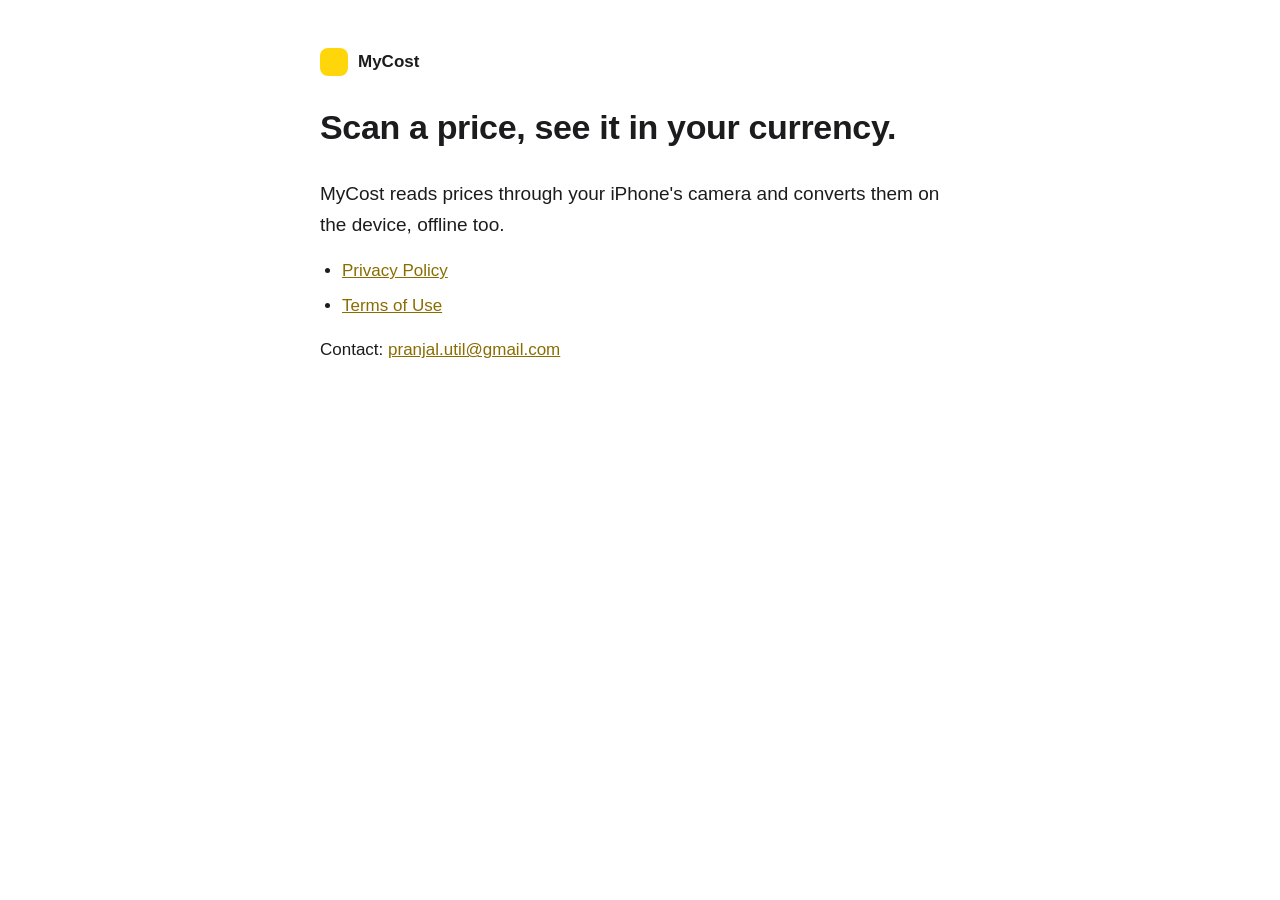
<file: index.html>
<!doctype html>
<html lang="en">
<head>
<meta charset="utf-8">
<meta name="viewport" content="width=device-width, initial-scale=1">
<title>MyCost</title>
<meta name="description" content="MyCost: scan a price, see it in your currency.">
<link rel="stylesheet" href="style.css">
</head>
<body>
<main>
<header>
  <span class="brand"><i></i>MyCost</span>
  <h1>Scan a price, see it in your currency.</h1>
</header>
<p class="lede">MyCost reads prices through your iPhone's camera and converts them on the device, offline too.</p>
<ul>
  <li><a href="privacy.html">Privacy Policy</a></li>
  <li><a href="terms.html">Terms of Use</a></li>
</ul>
<p>Contact: <a href="mailto:pranjal.util@gmail.com">pranjal.util@gmail.com</a></p>
</main>
</body>
</html>
</file>
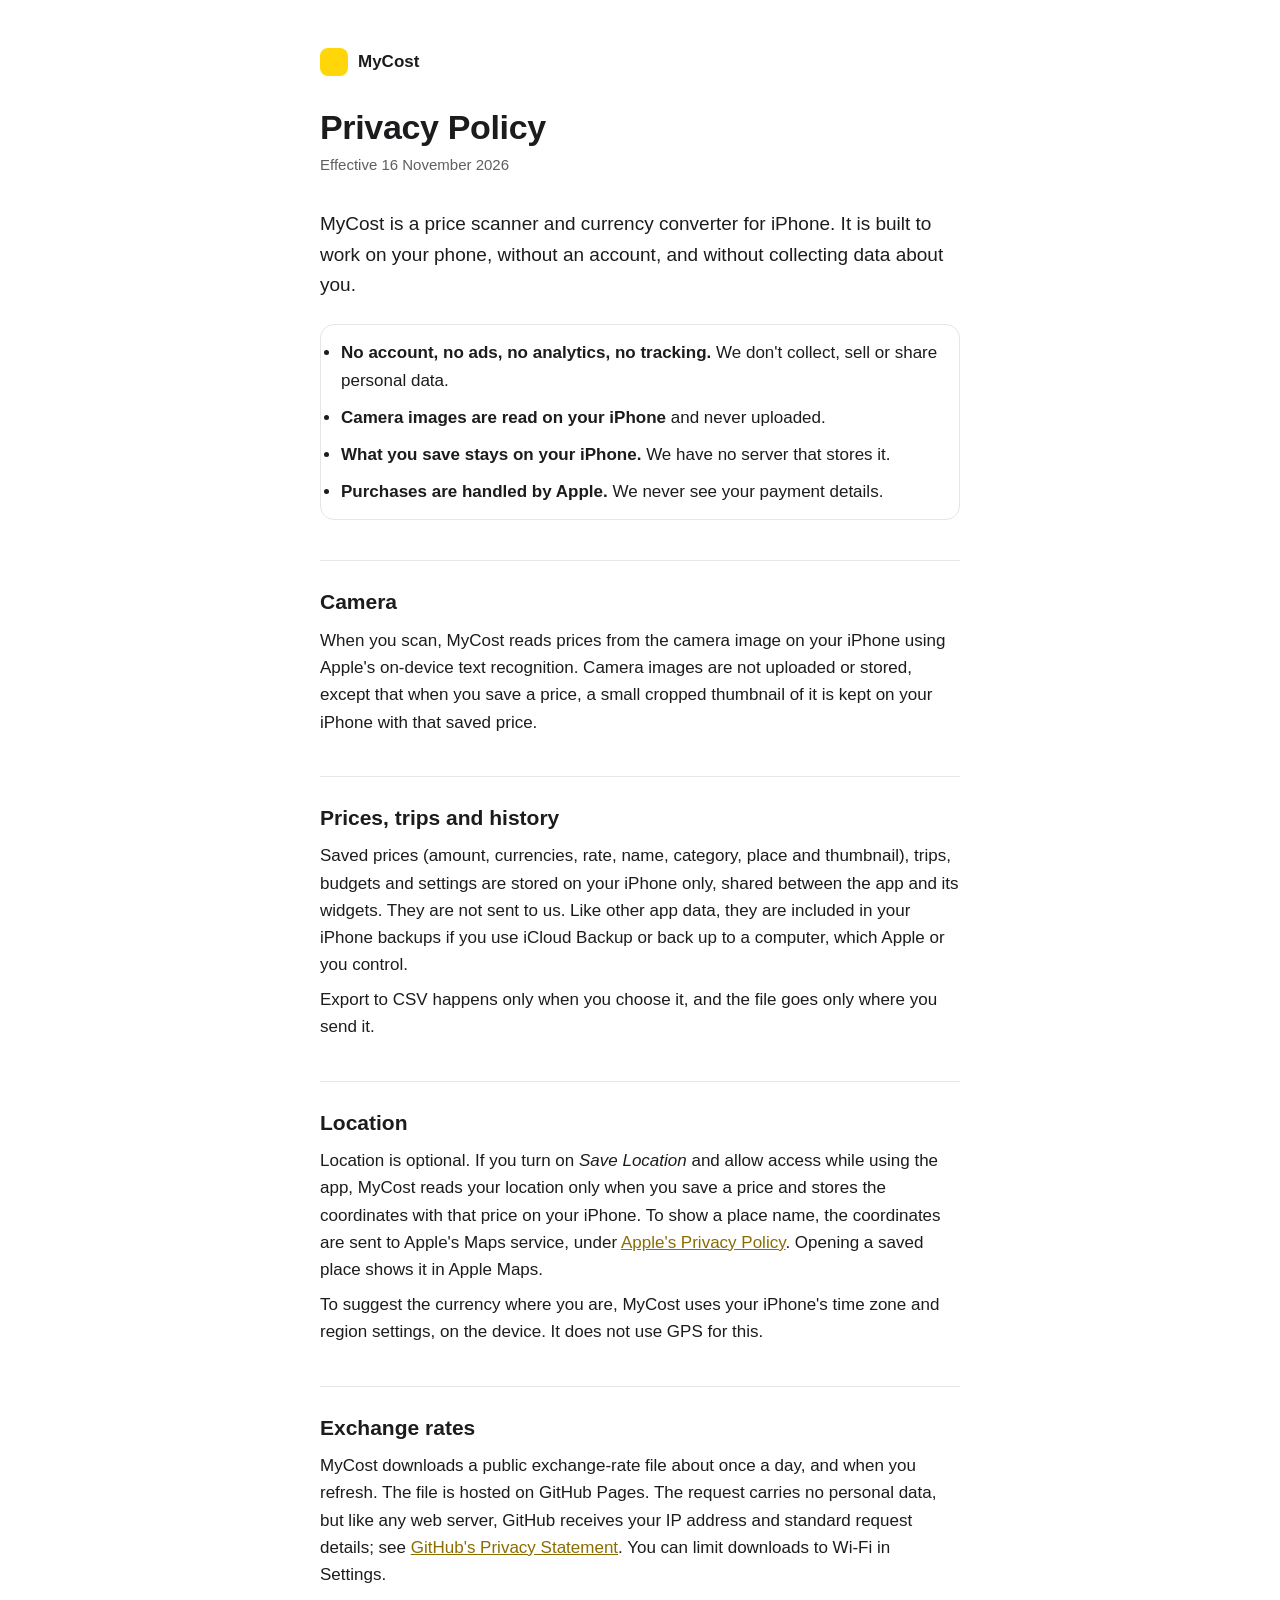
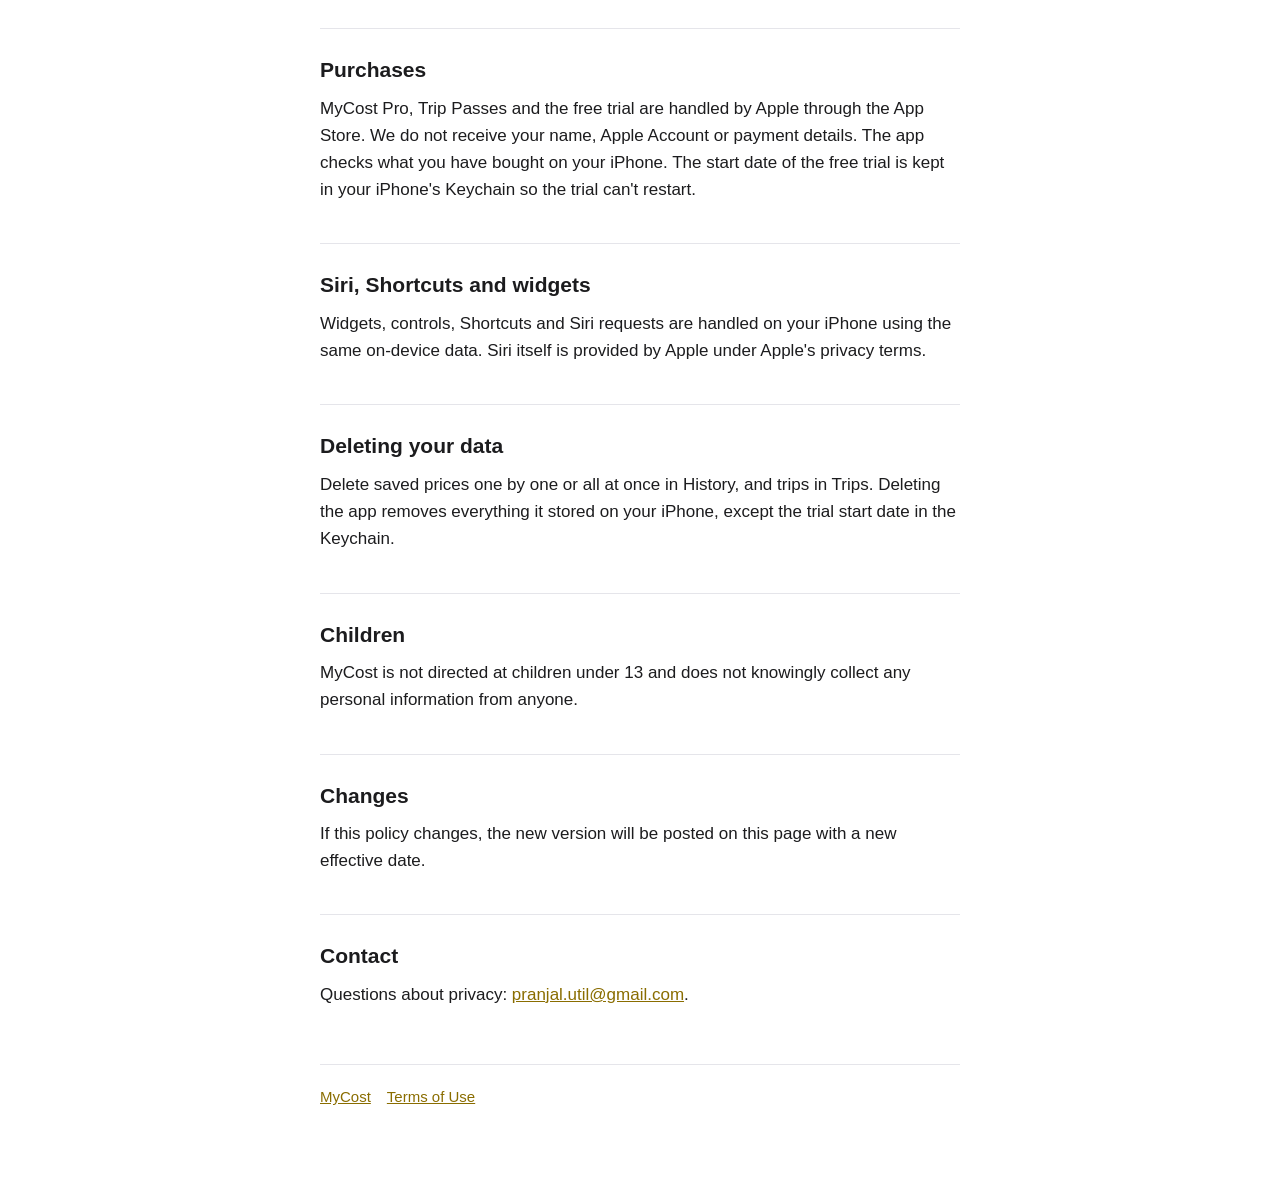
<file: privacy.html>
<!doctype html>
<html lang="en">
<head>
<meta charset="utf-8">
<meta name="viewport" content="width=device-width, initial-scale=1">
<title>MyCost Privacy Policy</title>
<meta name="description" content="How the MyCost app handles your data: everything stays on your iPhone.">
<link rel="stylesheet" href="style.css">
</head>
<body>
<main>
<header>
  <a class="brand" href="./"><i></i>MyCost</a>
  <h1>Privacy Policy</h1>
  <p class="date">Effective 16 November 2026</p>
</header>

<p class="lede">MyCost is a price scanner and currency converter for iPhone. It is built to work on your phone, without an account, and without collecting data about you.</p>

<ul class="summary">
  <li><strong>No account, no ads, no analytics, no tracking.</strong> We don't collect, sell or share personal data.</li>
  <li><strong>Camera images are read on your iPhone</strong> and never uploaded.</li>
  <li><strong>What you save stays on your iPhone.</strong> We have no server that stores it.</li>
  <li><strong>Purchases are handled by Apple.</strong> We never see your payment details.</li>
</ul>

<h2>Camera</h2>
<p>When you scan, MyCost reads prices from the camera image on your iPhone using Apple's on-device text recognition. Camera images are not uploaded or stored, except that when you save a price, a small cropped thumbnail of it is kept on your iPhone with that saved price.</p>

<h2>Prices, trips and history</h2>
<p>Saved prices (amount, currencies, rate, name, category, place and thumbnail), trips, budgets and settings are stored on your iPhone only, shared between the app and its widgets. They are not sent to us. Like other app data, they are included in your iPhone backups if you use iCloud Backup or back up to a computer, which Apple or you control.</p>
<p>Export to CSV happens only when you choose it, and the file goes only where you send it.</p>

<h2>Location</h2>
<p>Location is optional. If you turn on <em>Save Location</em> and allow access while using the app, MyCost reads your location only when you save a price and stores the coordinates with that price on your iPhone. To show a place name, the coordinates are sent to Apple's Maps service, under <a href="https://www.apple.com/legal/privacy/">Apple's Privacy Policy</a>. Opening a saved place shows it in Apple Maps.</p>
<p>To suggest the currency where you are, MyCost uses your iPhone's time zone and region settings, on the device. It does not use GPS for this.</p>

<h2>Exchange rates</h2>
<p>MyCost downloads a public exchange-rate file about once a day, and when you refresh. The file is hosted on GitHub Pages. The request carries no personal data, but like any web server, GitHub receives your IP address and standard request details; see <a href="https://docs.github.com/site-policy/privacy-policies/github-general-privacy-statement">GitHub's Privacy Statement</a>. You can limit downloads to Wi-Fi in Settings.</p>

<h2>Purchases</h2>
<p>MyCost Pro, Trip Passes and the free trial are handled by Apple through the App Store. We do not receive your name, Apple Account or payment details. The app checks what you have bought on your iPhone. The start date of the free trial is kept in your iPhone's Keychain so the trial can't restart.</p>

<h2>Siri, Shortcuts and widgets</h2>
<p>Widgets, controls, Shortcuts and Siri requests are handled on your iPhone using the same on-device data. Siri itself is provided by Apple under Apple's privacy terms.</p>

<h2>Deleting your data</h2>
<p>Delete saved prices one by one or all at once in History, and trips in Trips. Deleting the app removes everything it stored on your iPhone, except the trial start date in the Keychain.</p>

<h2>Children</h2>
<p>MyCost is not directed at children under 13 and does not knowingly collect any personal information from anyone.</p>

<h2>Changes</h2>
<p>If this policy changes, the new version will be posted on this page with a new effective date.</p>

<h2>Contact</h2>
<p>Questions about privacy: <a href="mailto:pranjal.util@gmail.com">pranjal.util@gmail.com</a>.</p>

<footer>
  <a href="./">MyCost</a><a href="terms.html">Terms of Use</a>
</footer>
</main>
</body>
</html>
</file>
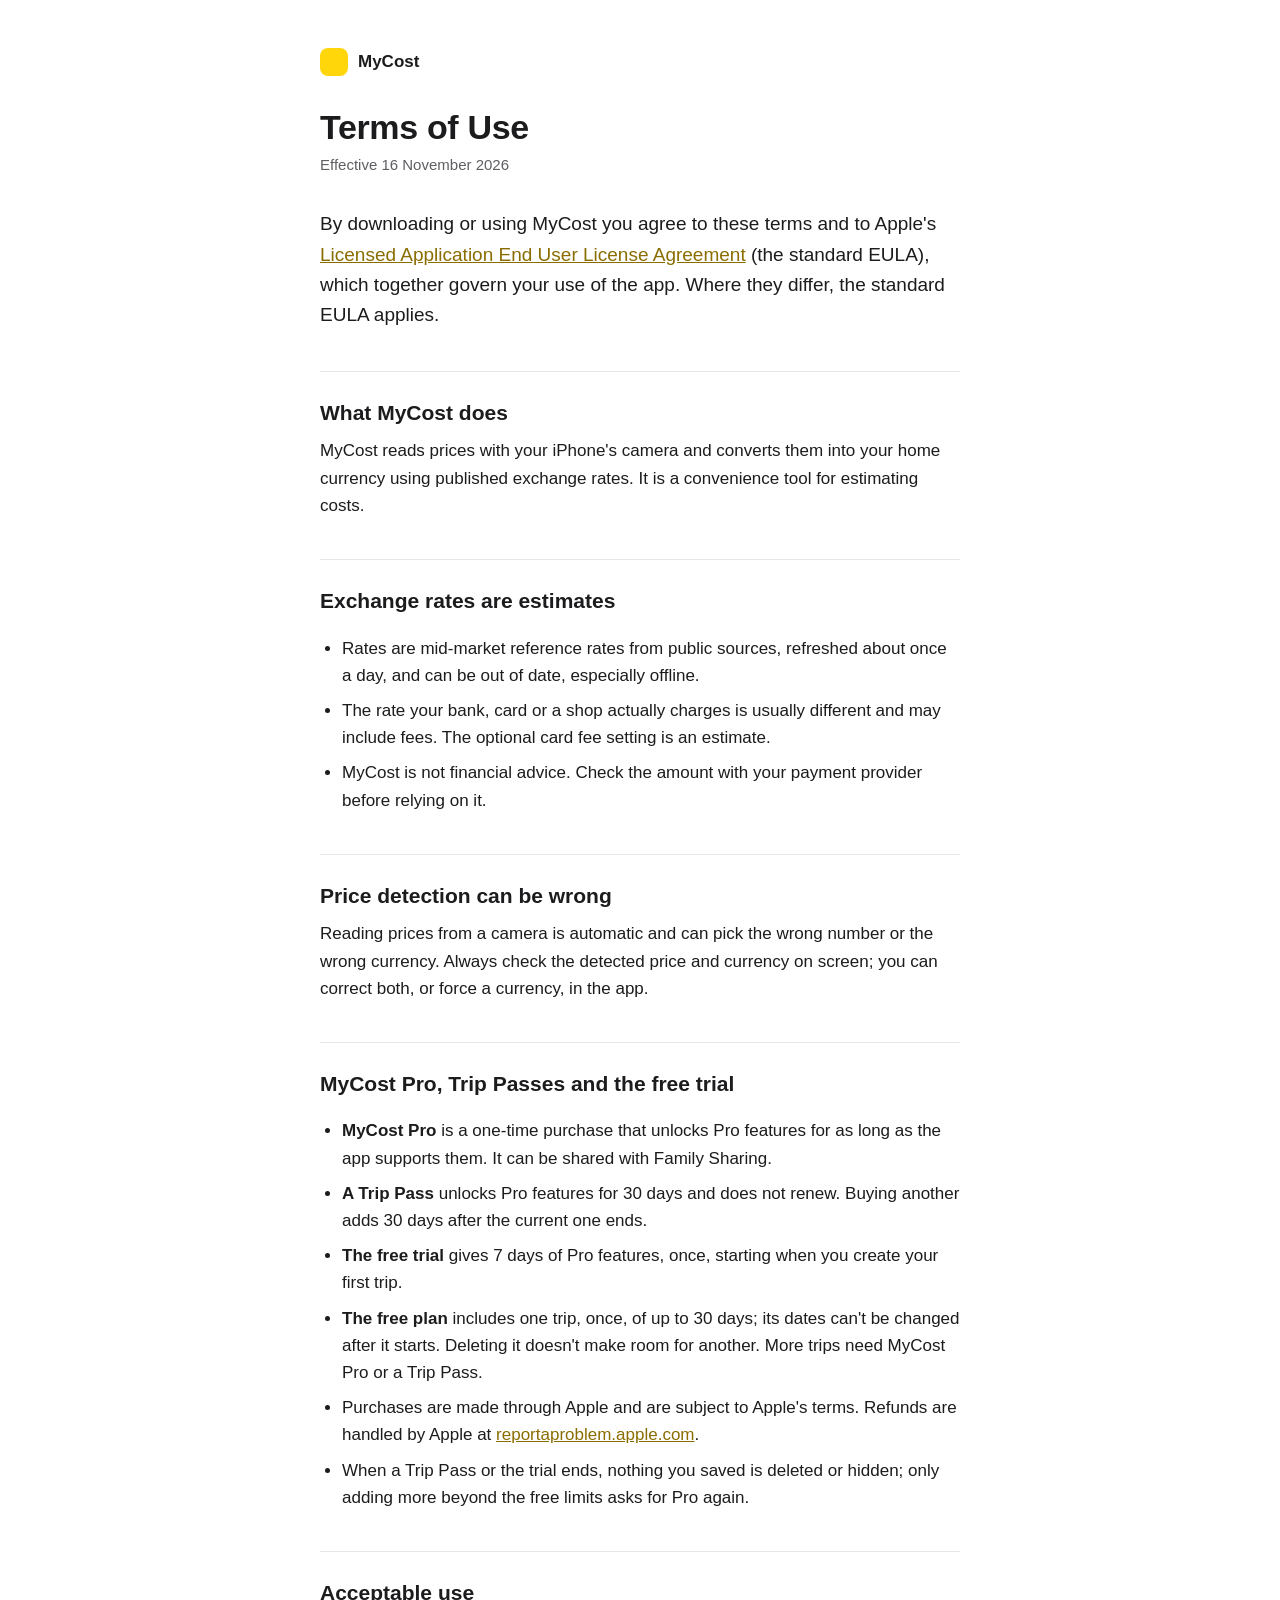
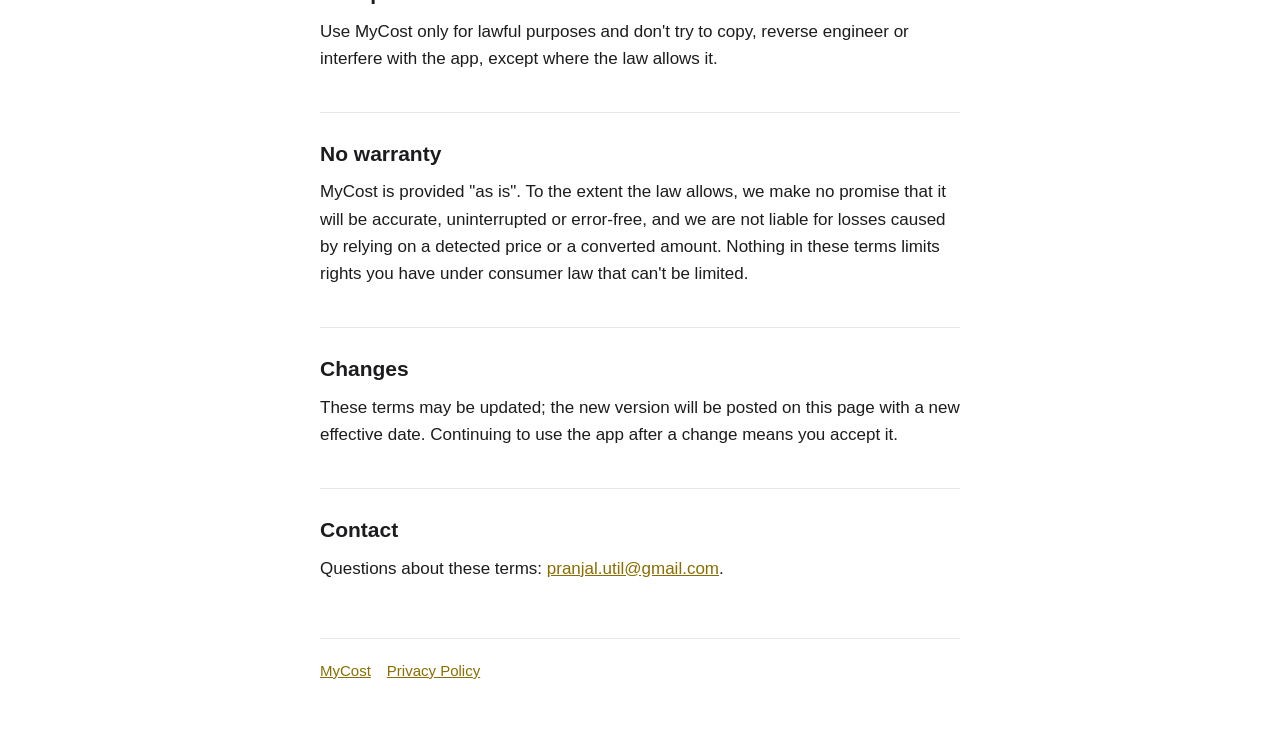
<file: terms.html>
<!doctype html>
<html lang="en">
<head>
<meta charset="utf-8">
<meta name="viewport" content="width=device-width, initial-scale=1">
<title>MyCost Terms of Use</title>
<meta name="description" content="Terms of Use for the MyCost app, including MyCost Pro and Trip Passes.">
<link rel="stylesheet" href="style.css">
</head>
<body>
<main>
<header>
  <a class="brand" href="./"><i></i>MyCost</a>
  <h1>Terms of Use</h1>
  <p class="date">Effective 16 November 2026</p>
</header>

<p class="lede">By downloading or using MyCost you agree to these terms and to Apple's <a href="https://www.apple.com/legal/internet-services/itunes/dev/stdeula/">Licensed Application End User License Agreement</a> (the standard EULA), which together govern your use of the app. Where they differ, the standard EULA applies.</p>

<h2>What MyCost does</h2>
<p>MyCost reads prices with your iPhone's camera and converts them into your home currency using published exchange rates. It is a convenience tool for estimating costs.</p>

<h2>Exchange rates are estimates</h2>
<ul>
  <li>Rates are mid-market reference rates from public sources, refreshed about once a day, and can be out of date, especially offline.</li>
  <li>The rate your bank, card or a shop actually charges is usually different and may include fees. The optional card fee setting is an estimate.</li>
  <li>MyCost is not financial advice. Check the amount with your payment provider before relying on it.</li>
</ul>

<h2>Price detection can be wrong</h2>
<p>Reading prices from a camera is automatic and can pick the wrong number or the wrong currency. Always check the detected price and currency on screen; you can correct both, or force a currency, in the app.</p>

<h2>MyCost Pro, Trip Passes and the free trial</h2>
<ul>
  <li><strong>MyCost Pro</strong> is a one-time purchase that unlocks Pro features for as long as the app supports them. It can be shared with Family Sharing.</li>
  <li><strong>A Trip Pass</strong> unlocks Pro features for 30 days and does not renew. Buying another adds 30 days after the current one ends.</li>
  <li><strong>The free trial</strong> gives 7 days of Pro features, once, starting when you create your first trip.</li>
  <li><strong>The free plan</strong> includes one trip, once, of up to 30 days; its dates can't be changed after it starts. Deleting it doesn't make room for another. More trips need MyCost Pro or a Trip Pass.</li>
  <li>Purchases are made through Apple and are subject to Apple's terms. Refunds are handled by Apple at <a href="https://reportaproblem.apple.com">reportaproblem.apple.com</a>.</li>
  <li>When a Trip Pass or the trial ends, nothing you saved is deleted or hidden; only adding more beyond the free limits asks for Pro again.</li>
</ul>

<h2>Acceptable use</h2>
<p>Use MyCost only for lawful purposes and don't try to copy, reverse engineer or interfere with the app, except where the law allows it.</p>

<h2>No warranty</h2>
<p>MyCost is provided "as is". To the extent the law allows, we make no promise that it will be accurate, uninterrupted or error-free, and we are not liable for losses caused by relying on a detected price or a converted amount. Nothing in these terms limits rights you have under consumer law that can't be limited.</p>

<h2>Changes</h2>
<p>These terms may be updated; the new version will be posted on this page with a new effective date. Continuing to use the app after a change means you accept it.</p>

<h2>Contact</h2>
<p>Questions about these terms: <a href="mailto:pranjal.util@gmail.com">pranjal.util@gmail.com</a>.</p>

<footer>
  <a href="./">MyCost</a><a href="privacy.html">Privacy Policy</a>
</footer>
</main>
</body>
</html>
</file>
<file: style.css>
:root {
  --bg: #ffffff;
  --text: #1c1c1e;
  --muted: #5e5e63;
  --rule: #e5e5ea;
  --accent: #8a6d00;
  --mark: #ffd60a;
}
@media (prefers-color-scheme: dark) {
  :root {
    --bg: #000000;
    --text: #f2f2f7;
    --muted: #a1a1a8;
    --rule: #2c2c2e;
    --accent: #ffd60a;
  }
}
* { box-sizing: border-box; }
html { -webkit-text-size-adjust: 100%; }
body {
  margin: 0;
  background: var(--bg);
  color: var(--text);
  font: 17px/1.6 -apple-system, BlinkMacSystemFont, "SF Pro Text", "Segoe UI", Roboto, Helvetica, Arial, sans-serif;
}
main { max-width: 680px; margin: 0 auto; padding: 48px 20px 72px; }
header { margin-bottom: 32px; }
.brand { display: inline-flex; align-items: center; gap: 10px; font-weight: 600; color: var(--text); text-decoration: none; }
.brand i { width: 28px; height: 28px; border-radius: 8px; background: var(--mark); display: inline-block; }
h1 { font-size: 34px; line-height: 1.15; letter-spacing: -0.01em; margin: 24px 0 6px; }
.date { color: var(--muted); margin: 0; font-size: 15px; }
.lede { font-size: 19px; margin: 24px 0 8px; }
h2 { font-size: 21px; margin: 40px 0 8px; padding-top: 24px; border-top: 1px solid var(--rule); }
p, li { margin: 8px 0; }
ul { padding-left: 22px; }
a { color: var(--accent); }
.summary { border: 1px solid var(--rule); border-radius: 14px; padding: 4px 20px; margin: 24px 0; }
.summary li { margin: 10px 0; }
footer { margin-top: 56px; padding-top: 20px; border-top: 1px solid var(--rule); color: var(--muted); font-size: 15px; }
footer a { margin-right: 16px; }
</file>
